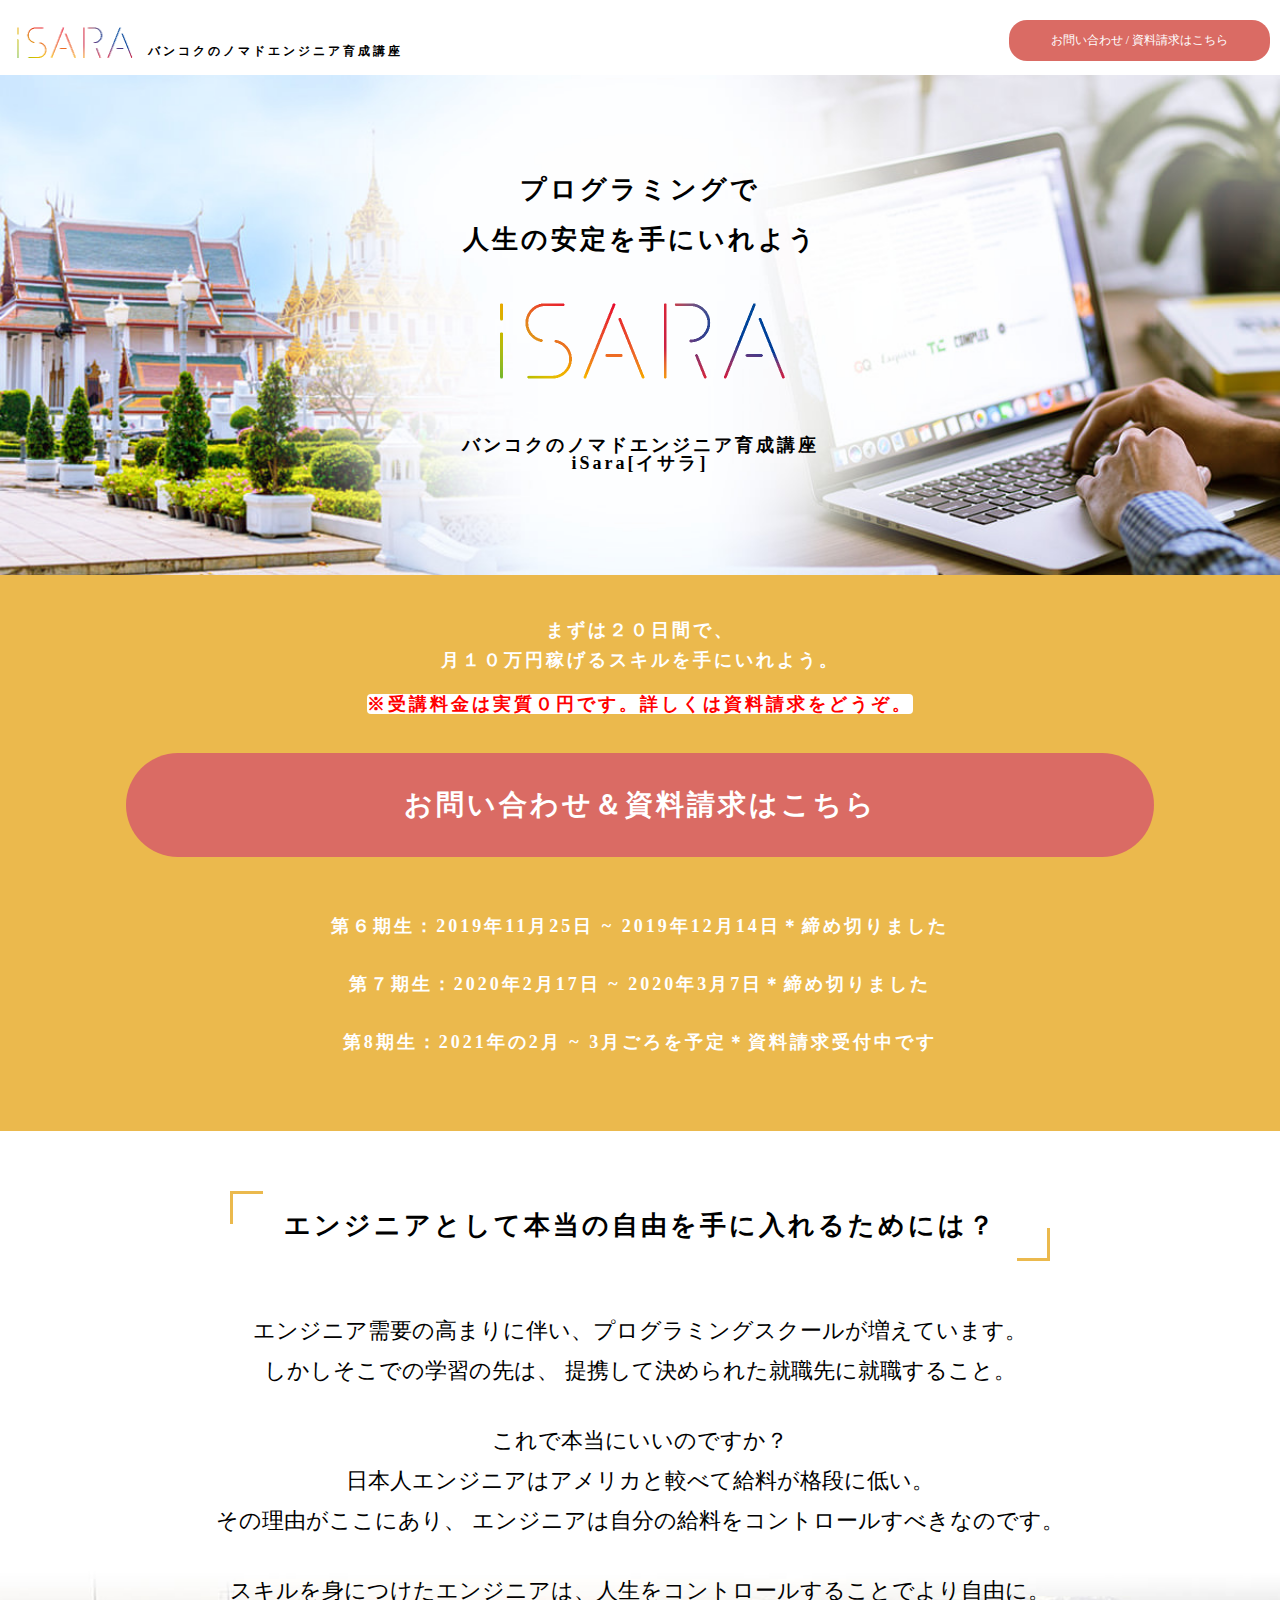
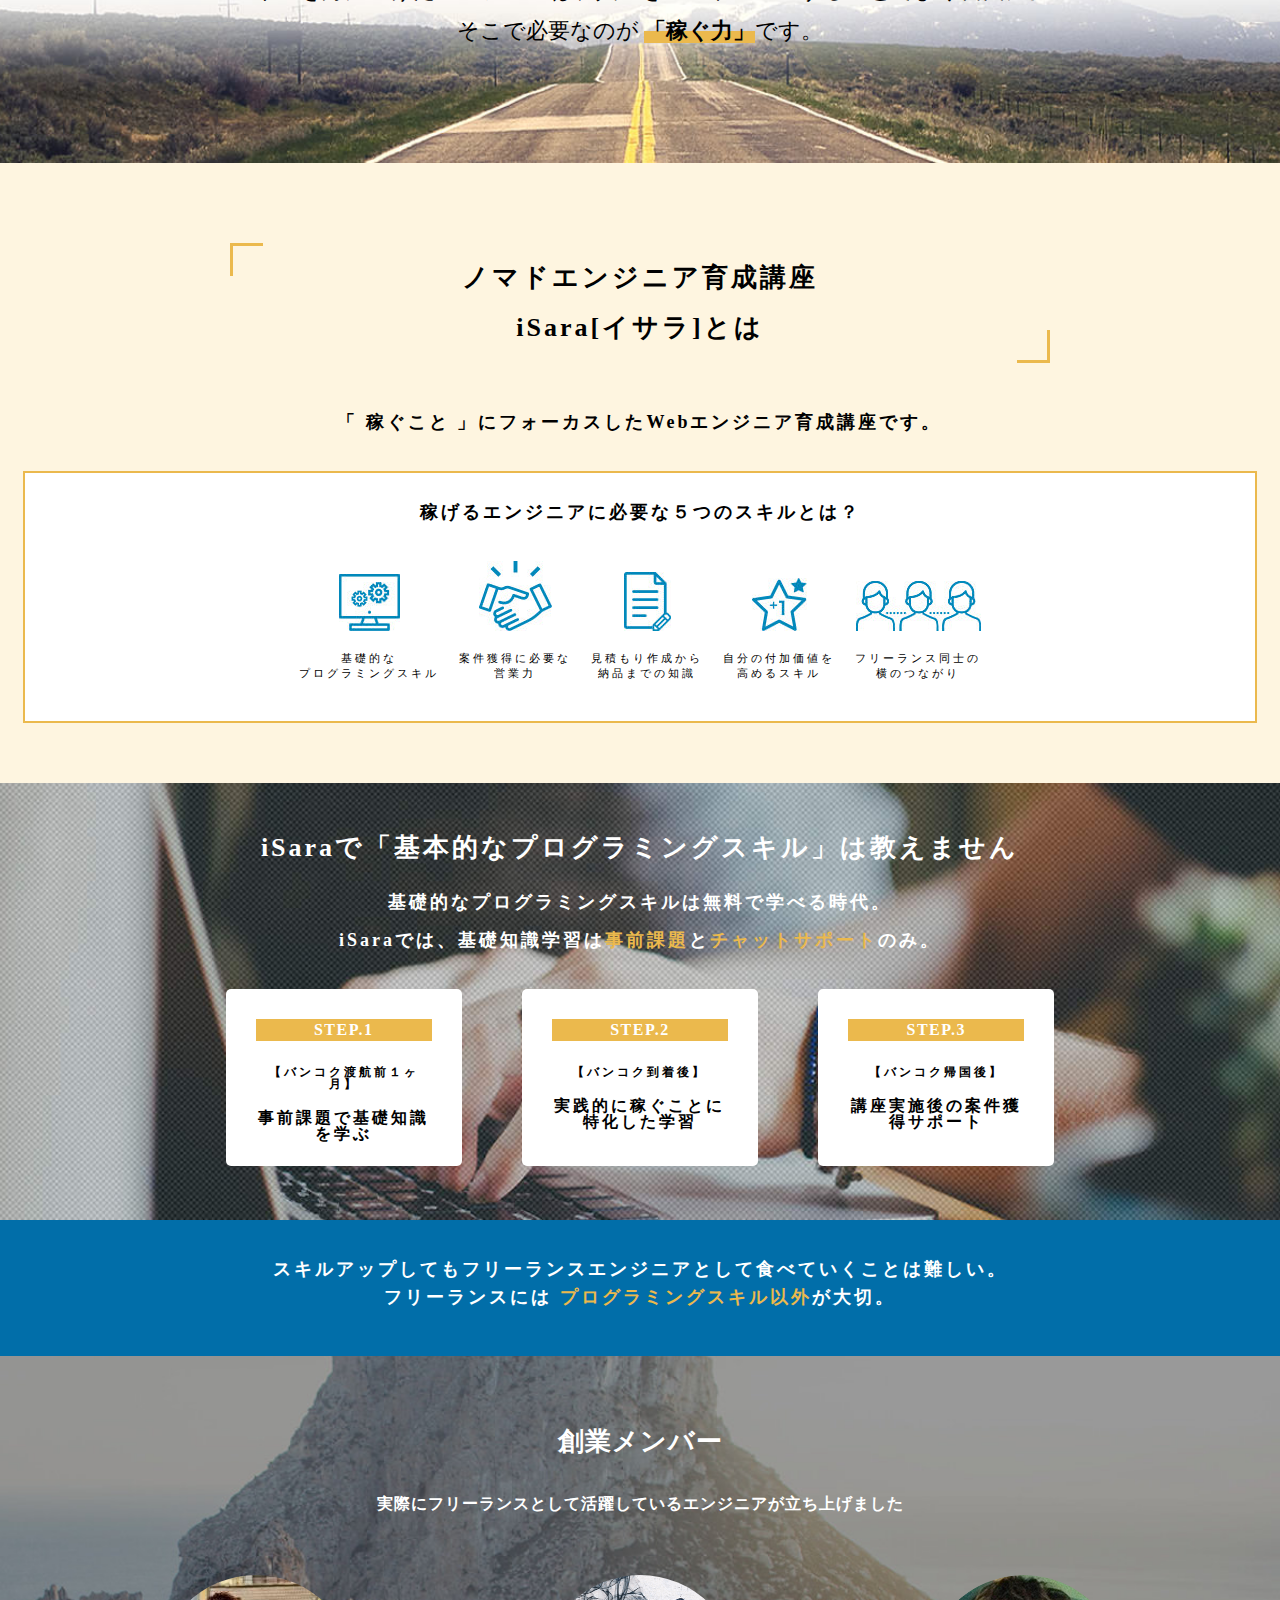
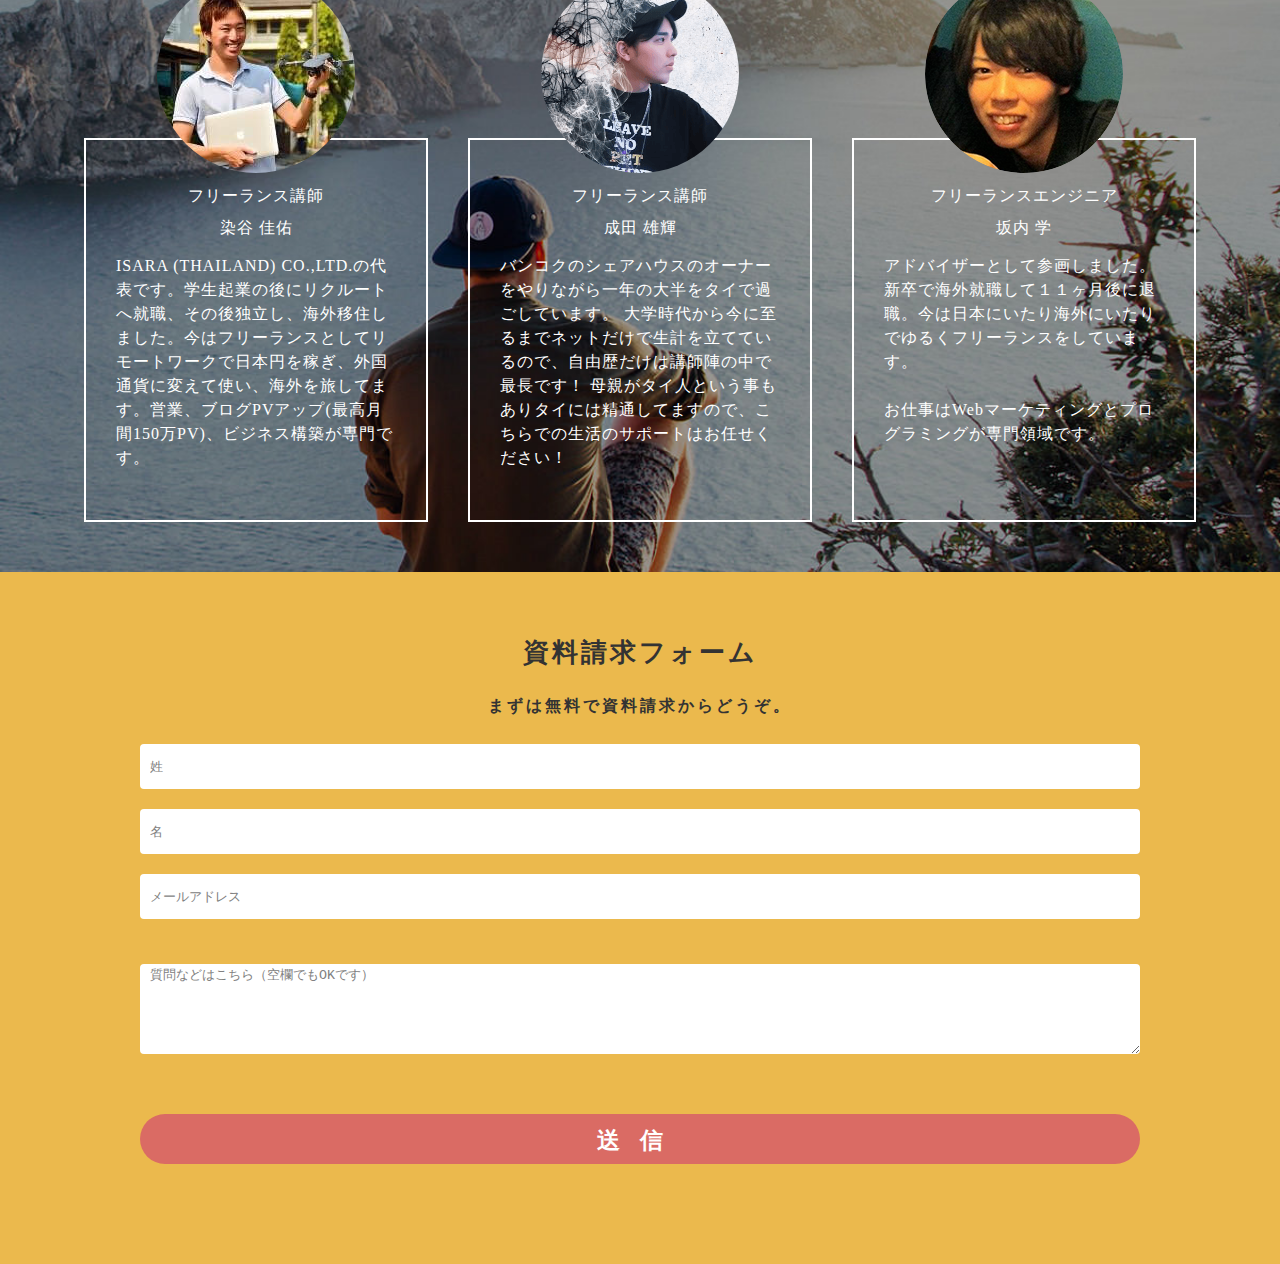
<file: index.html>
<html lang="ja">
        <head>
        <meta charset="utf-8">
        <title>模写：iSARA</title>
        <meta name="description" content="ディスクリプションを入力">
        <meta name="viewport" content="width=device-width, initial-scale=1.0">
        <link rel="stylesheet" href="./base.css">
        <link rel="stylesheet" href="./style.css">
        </head>

        <body>
            <header>
                <img src="img/isaralogo.png" alt="iSARA_logo">
                <p class="font--small font__bottom">バンコクのノマドエンジニア育成講座</p>
                <a><div class="btn--radius__small"><p>お問い合わせ / 資料請求はこちら</p></div></a>
            </header>
            <div id="content">
                <div id="main"> 
                    <div id="main--content">
                        <p class="font--big">プログラミングで<br />人生の安定を手にいれよう</p>
                        <img src="img/isaralogolarge.png" alt="iSARA_main">
                        <p class="font--18">バンコクのノマドエンジニア育成講座<br />iSara[イサラ]</p>
                    </div>
                </div> <!-- //main　-->
                <div id="deadline">
                    <p class="font--18 pb20 lh30 font--cw">まずは２０日間で、<br />月１０万円稼げるスキルを手にいれよう。</p>
                    <span class="attention font--18 font--cr"> ※受講料金は実質０円です。詳しくは資料請求をどうぞ。</span>
                    <a><div class="outer"><div class="inner font--18">お問い合わせ＆資料請求はこちら</div></div></a>
                    <p class="font--18 font--cw pb40">第６期生：2019年11月25日 ~ 2019年12月14日＊締め切りました</p>
                    <p class="font--18 font--cw pb40">第７期生：2020年2月17日 ~ 2020年3月7日＊締め切りました</p>
                    <p class="font--18 font--cw pb40">第8期生：2021年の2月 ~ 3月ごろを予定＊資料請求受付中です</p>
                </div> <!-- //deadline　-->
                <div id="free_for_engineer">
                    <p class="font--big brackets">エンジニアとして本当の自由を手に入れるためには？</p>
                    <p class="pb30">エンジニア需要の高まりに伴い、プログラミングスクールが増えています。<br />
                        しかしそこでの学習の先は、 提携して決められた就職先に就職すること。
                    </p>
                    <p class="pb30">これで本当にいいのですか？<br />
                        日本人エンジニアはアメリカと較べて給料が格段に低い。<br />
                        その理由がここにあり、 エンジニアは自分の給料をコントロールすべきなのです。
                    </p>
                    <p class="pb30">スキルを身につけたエンジニアは、人生をコントロールすることでより自由に。<br />
                        そこで必要なのが <span>「稼ぐ力」</span>です。
                    </p>
                </div> <!-- //free_for_engineer -->
                <div id="about">
                    <p class="font--big brackets">ノマドエンジニア育成講座<br />iSara[イサラ]とは</p>
                    <p class="font--18 pb40">「 稼ぐこと 」にフォーカスしたWebエンジニア育成講座です。</p>
                    <div>
                        <p class="font--18 pb30">稼げるエンジニアに必要な５つのスキルとは？</p>
                        <table>
                            <tr>
                                <td><img src="img/skill.jpg" alt="基礎的なプログラミングスキル"></td>
                                <td><img src="img/sales.jpg" alt="案件獲得に必要な営業力"></td>
                                <td><img src="img/document.jpg" alt="見積もり作成から納品までの知識"></td>
                                <td><img src="img/plusone.jpg" alt="自分の付加価値を高めるスキル"></td>
                                <td><img src="img/connection.jpg" alt="フリーランス同士の横のつながり"></td>
                            </tr>
                            <tr>
                                <td><p>基礎的な<br />プログラミングスキル</p></td>
                                <td><p>案件獲得に必要な<br />営業力</p></td>
                                <td><p>見積もり作成から<br />納品までの知識</p></td>
                                <td><p>自分の付加価値を<br />高めるスキル</p></td>
                                <td><p>フリーランス同士の<br />横のつながり</p></td>
                            </tr>
                        </table>
                    </div>
                </div> <!-- //about -->
                <div id="support">
                    <p class="font--big pb20 font--cw">iSaraで「基本的なプログラミングスキル」は教えません</p>
                    <p class="font--18 pb20 font--cw">基礎的なプログラミングスキルは無料で学べる時代。</p>
                    <p class="font--18 pb20 font--cw">iSaraでは、基礎知識学習は<span>事前課題</span>と<span>チャットサポート</span>のみ。</p>
                    <div class="flexbox">
                        <div class="box">
                            <p class="step">STEP.1</p>
                            <p class="font--small pb20">【バンコク渡航前１ヶ月】</p>
                            <p class="font--16">事前課題で基礎知識を学ぶ</p>
                        </div>
                        <div class="box">
                            <p class="step">STEP.2</p>
                            <p class="font--small pb20">【バンコク到着後】</p>
                            <p class="font--16">実践的に稼ぐことに特化した学習</p>
                        </div>
                        <div class="box">
                            <p class="step">STEP.3</p>
                            <p class="font--small pb20">【バンコク帰国後】</p>
                            <p class="font--16">講座実施後の案件獲得サポート</p>
                        </div>
                    </div>
                </div> <!-- //support -->
                <div id="blue">
                    <p class="font--18 pb10">スキルアップしてもフリーランスエンジニアとして食べていくことは難しい。</p>
                    <p class="font--18 pb10">フリーランスには <span>プログラミングスキル以外</span>が大切。</p>
                </div> <!-- //blue -->
                <!-- <div id="learning_at_isara">
                    <p>iSara[イサラ]で学べること</p>
                    <p>iSaraの学習では、エンジニアとして「稼ぐ」ために必要な能力を身につけます。</p>
                    <div class="box">
                        <div><img src="" alt=""></div>
                    </div>
                    <p>これらを教えるのがiSaraです。</p>
                </div> -->
                <!-- <div id="merit"></div> -->
                <div id="member">
                    <p class="font--big pb20">創業メンバー</p>
                    <p class="font--16">実際にフリーランスとして活躍しているエンジニアが立ち上げました</p>
                    <div class="flexbox"> 
                        <div class="member_info"><!--　1人目-->
                            <img src="img/keisuke_someya.jpg" alt="染谷 佳佑">
                            <div class="member_detail">
                                <p>フリーランス講師</p>
                                <p class="pb10">染谷 佳佑</p>
                                <p class="detail">ISARA (THAILAND) CO.,LTD.の代表です。学生起業の後にリクルートへ就職、その後独立し、海外移住しました。今はフリーランスとしてリモートワークで日本円を稼ぎ、外国通貨に変えて使い、海外を旅してます。営業、ブログPVアップ(最高月間150万PV)、ビジネス構築が専門です。</p>
                            </div>
                        </div>
                        <div class="member_info"><!--　2人目-->
                            <img src="img/yuki.png" alt="成田 雄輝">
                            <div class="member_detail">
                                <p>フリーランス講師</p>
                                <p class="pb10">成田 雄輝</p>
                                <p class="detail">バンコクのシェアハウスのオーナーをやりながら一年の大半をタイで過ごしています。 大学時代から今に至るまでネットだけで生計を立てているので、自由歴だけは講師陣の中で最長です！ 母親がタイ人という事もありタイには精通してますので、こちらでの生活のサポートはお任せください！</p>
                            </div>
                        </div>
                        <div class="member_info"><!--　3人目-->
                            <img src="img/manabu.png" alt="坂内 学">
                            <div class="member_detail">
                                <p>フリーランスエンジニア</p>
                                <p class="pb10">坂内 学</p>
                                <p class="detail">アドバイザーとして参画しました。新卒で海外就職して１１ヶ月後に退職。今は日本にいたり海外にいたりでゆるくフリーランスをしています。<br /><br />

                                    お仕事はWebマーケティングとプログラミングが専門領域です。</p>
                            </div>
                        </div>
                    </div>    
                </div>　<!-- //member -->
                <div id="form">
                    <p class="font--big font--cg pb20">資料請求フォーム</p>
                    <p class="font--16 font--cg pb30">まずは無料で資料請求からどうぞ。</p>
                    <form action="">
                        <table>
                            <tr>
                                <td><input type="text" value="姓"></td>
                            </tr>
                            <tr>
                                <td><input type="text" value="名"></td>
                            </tr>
                            <tr>
                                <td><input type="email" value="メールアドレス"></td>
                            </tr>
                            <tr>
                                <td><textarea>質問などはこちら（空欄でもOKです）</textarea></td>
                            </tr>
                            <tr>
                                <td><a><div class="outer"><div class="inner font--18">送信</div></div></a></td>
                            </tr>
                        </table>
                    </form>
                </div> <!-- //form -->
            </div>  

        </body>
</html>
</file>
<file: style.css>
header {
  display: -webkit-box;
  display: -ms-flexbox;
  display: flex;
  position: fixed;
  background-color: white;
  top: 0;
  right: 0;
  left: 0;
  height: 75px;
  z-index: 99;
}

header img {
  width: 128px;
  margin: 20px 10px 0;
  height: 45px;
}

header a {
  margin-left: auto;
  display: block;
}

#content {
  margin-top: 75px;
  background-color: #ebb94d;
}

.font--small {
  font-weight: bold;
  letter-spacing: 3px;
  font-size: 12px;
  padding-bottom: 3px;
}

.font--16 {
  font-weight: bold;
  letter-spacing: 3px;
  font-size: 16px;
}

.font--18 {
  font-weight: bold;
  letter-spacing: 3px;
  font-size: 18px;
}

.font--20 {
  font-weight: bold;
  letter-spacing: 3px;
  font-size: 20px;
}

.font--big {
  font-weight: bold;
  letter-spacing: 3px;
  line-height: 50px;
  font-size: 26px;
}

.font__bottom {
  margin-top: auto;
  margin-bottom: 15px;
}

.font--cw {
  color: white;
}

.font--cr {
  color: red;
}

.font--cg {
  color: #333333;
}

.pb10 {
  padding-bottom: 10px;
}

.pb20 {
  padding-bottom: 20px;
}

.pb30 {
  padding-bottom: 30px;
}

.pb40 {
  padding-bottom: 40px;
}

.lh30 {
  line-height: 30px;
}

.flexbox {
  display: -webkit-box;
  display: -ms-flexbox;
  display: flex;
  width: 70%;
  margin: 20px 15%;
}

.btn--radius__small {
  background-color: #da6b64;
  color: white;
  width: 261px;
  height: 41px;
  border-radius: 18px;
  margin: 20px 10px 15px;
  text-align: center;
}

.btn--radius__small p {
  font-size: 12px;
  text-align: center;
  top: 10px;
  padding: 14px 0 15px;
}

.brackets {
  padding: 10px;
  margin: 20px auto 50px;
  position: relative;
  width: 800px;
}

.brackets::before, .brackets::after {
  content: '';
  width: 30px;
  height: 30px;
  position: absolute;
}

.brackets::before {
  border-left: solid 3px #ebb94d;
  border-top: solid 3px #ebb94d;
  top: 0;
  left: 0;
}

.brackets::after {
  border-right: solid 3px #ebb94d;
  border-bottom: solid 3px #ebb94d;
  bottom: 0;
  right: 0;
}

#main {
  background: url(img/main.jpg);
  height: 500px;
  background-size: cover;
  background-position: center;
  position: relative;
}

#main--content {
  position: relative;
  text-align: center;
  margin-top: 50px;
  padding-top: 90px;
}

#main--content img {
  width: 317px;
  margin: 20px 0 40px;
}

#deadline {
  background-color: #ebb94d;
  text-align: center;
  padding: 40px;
}

#deadline span {
  background: white;
  border-radius: 4px;
}

#deadline div.outer {
  background-color: #da6b64;
  width: 1028px;
  height: 104px;
  margin: 40px auto 60px;
  border-radius: 52px;
  position: relative;
}

#deadline div.inner {
  position: absolute;
  margin: 38px auto 38px;
  top: 0;
  bottom: 0;
  left: 0;
  right: 0;
  font-size: 28px;
  color: white;
}

#free_for_engineer {
  text-align: center;
  font-size: 22px;
  font-weight: lighter;
  line-height: 40px;
  padding: 40px 5px 5px;
  background-image: url(img/introbottom.jpg);
  background-size: cover;
  background-position: center;
  height: 587px;
}

#free_for_engineer span {
  background: -webkit-gradient(linear, left top, left bottom, color-stop(50%, transparent), color-stop(50%, #ebb94d));
  background: linear-gradient(transparent 50%, #ebb94d 50%);
  font-weight: bold;
}

#about {
  background-color: #fef5e0;
  text-align: center;
  padding: 60px 0;
}

#about div {
  margin: 0 auto;
  width: 1170px;
  background: white;
  padding: 30px;
  border: 2px solid #ebb94d;
}

#about div table {
  display: inline;
}

#about div table td {
  text-align: center;
  padding: 10px;
  line-height: 15px;
}

#about div table td > img {
  display: inline;
}

#about div table td > p {
  font-size: 11;
  letter-spacing: 3;
}

#support {
  background-image: url(img/aboutsecondbg.jpg);
  background-size: cover;
  background-position: center;
  height: 392px;
  text-align: center;
  padding: 40px 5px 5px;
}

#support span {
  color: #ebb94d;
}

#support div.box {
  width: 314px;
  background: white;
  height: 117;
  border-radius: 5px;
  text-align: center;
  padding: 30px;
  margin: 0 30px;
}

#support p.step {
  background: #ebb94d;
  font-weight: bold;
  line-height: 1.4;
  color: white;
  letter-spacing: 1.5;
  margin-bottom: 25px;
}

#blue {
  padding: 40px 0;
  text-align: center;
  background-color: #016ea9;
  color: #fff;
}

#blue span {
  color: #ebb94d;
}

#member {
  background-image: url(img/teacherbg.jpg);
  background-position: center;
  background-size: cover;
  color: #fff;
  text-align: center;
  padding: 60px 0 30px;
}

#member .member_info {
  margin: 0 20px;
}

#member .member_info img {
  border-radius: 50%;
  display: inline;
  bottom: -35px;
  position: relative;
}

#member .member_detail {
  width: 280px;
  border: 2px solid white;
  text-align: center;
  padding: 40px 30px 30px;
  height: 310px;
}

#member p {
  letter-spacing: 1;
  line-height: 2;
}

#member .detail {
  line-height: 1.5;
  text-align: left;
}

#member .flexbox {
  display: -webkit-box;
  display: -ms-flexbox;
  display: flex;
  margin: 20px auto;
  -webkit-box-pack: center;
      -ms-flex-pack: center;
          justify-content: center;
}

#form {
  position: relative;
  padding: 40px 0;
  text-align: center;
  background-color: #ebb94d;
}

#form table {
  display: inline;
}

#form input {
  height: 45px;
  width: 1000px;
  border: none;
  border-radius: 4px;
  margin-bottom: 20px;
  color: gray;
  padding-left: 10px;
}

#form textarea {
  height: 90px;
  width: 1000px;
  border: none;
  border-radius: 4px;
  margin-bottom: 20px;
  color: gray;
  padding-left: 10px;
  margin-top: 25px;
}

#form div.outer {
  background-color: #da6b64;
  width: 1000px;
  height: 50px;
  margin: 40px auto 60px;
  border-radius: 52px;
  position: relative;
  text-align: center;
}

#form div.inner {
  position: absolute;
  margin: 15px auto;
  top: 0;
  bottom: 0;
  left: 0;
  right: 0;
  font-size: 23px;
  color: white;
  letter-spacing: 20;
}
/*# sourceMappingURL=style.css.map */
</file>
<file: base.css>
/* http://meyerweb.com/eric/tools/css/reset/ 
   v2.0 | 20110126
   License: none (public domain)
*/
html, body, div, span, applet, object, iframe,
h1, h2, h3, h4, h5, h6, p, blockquote, pre,
a, abbr, acronym, address, big, cite, code,
del, dfn, em, img, ins, kbd, q, s, samp,
small, strike, strong, sub, sup, tt, var,
b, u, i, center,
dl, dt, dd, ol, ul, li,
fieldset, form, label, legend,
table, caption, tbody, tfoot, thead, tr, th, td,
article, aside, canvas, details, embed,
figure, figcaption, footer, header, hgroup,
menu, nav, output, ruby, section, summary,
time, mark, audio, video {
  margin: 0;
  padding: 0;
  border: 0;
  font-size: 100%;
  font: inherit;
  vertical-align: baseline;
}

/* HTML5 display-role reset for older browsers */
article, aside, details, figcaption, figure,
footer, header, hgroup, menu, nav, section {
  display: block;
}

body {
  line-height: 1;
}

ol, ul {
  list-style: none;
}

blockquote, q {
  quotes: none;
}

blockquote:before, blockquote:after,
q:before, q:after {
  content: '';
  content: none;
}

table {
  border-collapse: collapse;
  border-spacing: 0;
}

img {
  width: auto;
  height: auto;
  max-width: 100%;
  max-height: 100%;
}
/*# sourceMappingURL=base.css.map */
</file>
